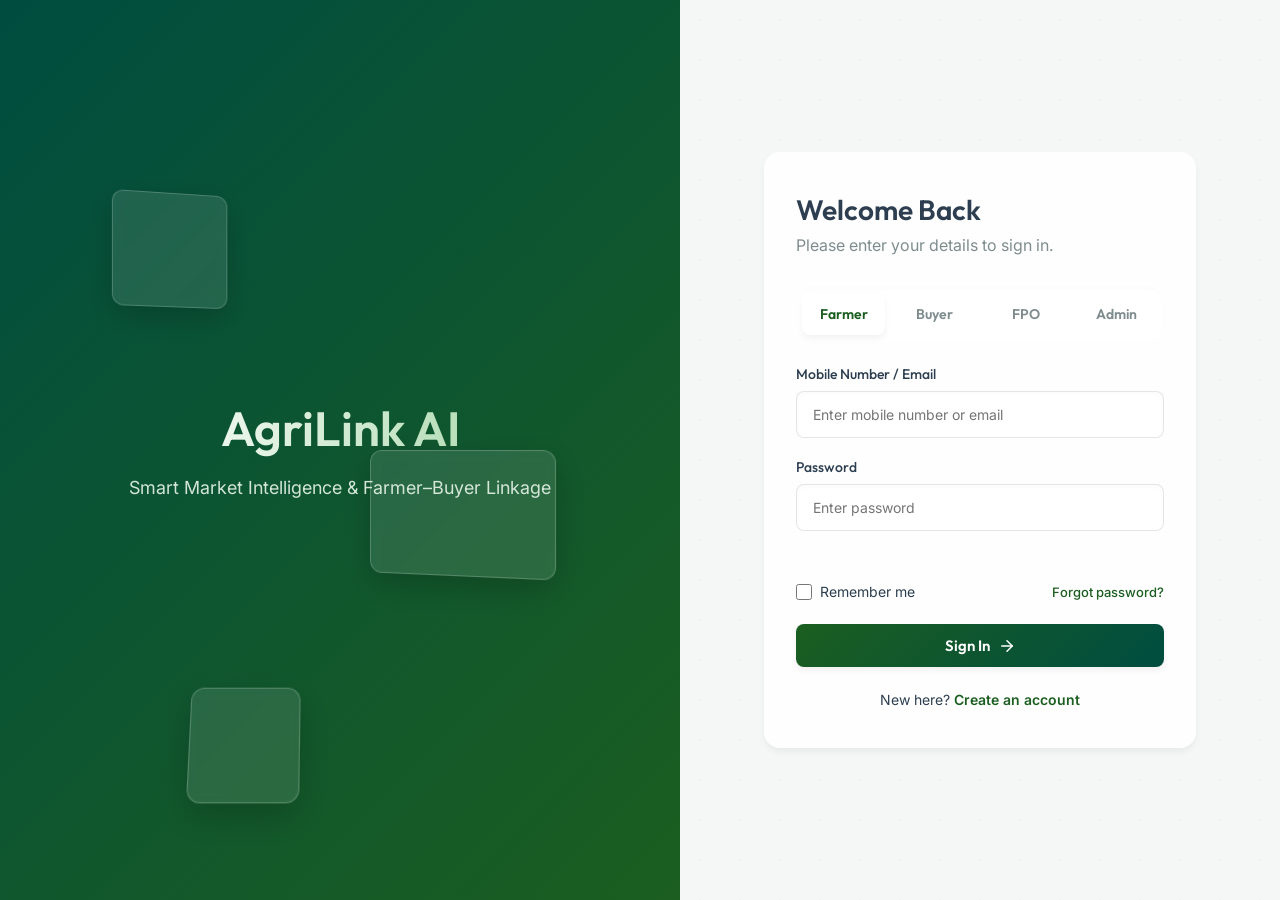
<file: frontend/index.html>
<!DOCTYPE html>
<html lang="en">
<head>
<meta charset="UTF-8">
<meta name="viewport" content="width=device-width, initial-scale=1.0">
<title>AgriLink AI — Login</title>
<link rel="stylesheet" href="css/style.css">
<style>
  /* Page specific styles for Login split screen */
  .login-page {
    display: flex;
    min-height: 100vh;
    width: 100%;
  }

  .visual-side {
    flex: 1;
    background: linear-gradient(135deg, #004d40, #1b5e20);
    position: relative;
    overflow: hidden;
    display: flex;
    flex-direction: column;
    justify-content: center;
    align-items: center;
    color: white;
    padding: 40px;
  }

  /* 3D Visual Concept (CSS Only) */
  .scene-3d {
    position: absolute;
    width: 100%;
    height: 100%;
    perspective: 1000px;
    z-index: 0;
  }

  .node {
    position: absolute;
    background: rgba(255,255,255,0.1);
    border: 1px solid rgba(255,255,255,0.2);
    backdrop-filter: blur(5px);
    border-radius: 12px;
    animation: float 6s infinite ease-in-out alternate;
    box-shadow: 0 10px 30px rgba(0,0,0,0.2);
  }

  .node-1 { width: 120px; height: 120px; top: 20%; left: 15%; transform: translateZ(-50px) rotateY(15deg); animation-delay: 0s; }
  .node-2 { width: 180px; height: 120px; top: 50%; right: 20%; transform: translateZ(50px) rotateY(-20deg); animation-delay: -2s; }
  .node-3 { width: 100px; height: 100px; bottom: 15%; left: 30%; transform: translateZ(100px) rotateX(20deg); animation-delay: -4s; }

  /* Overlay text */
  .visual-content {
    position: relative;
    z-index: 1;
    text-align: center;
    max-width: 500px;
  }

  .visual-content h1 {
    font-size: 48px;
    margin-bottom: 16px;
    background: linear-gradient(to right, #fff, #a5d6a7);
    -webkit-background-clip: text;
    -webkit-text-fill-color: transparent;
  }

  .visual-content p {
    font-size: 18px;
    line-height: 1.6;
    color: #e8f5e9;
    opacity: 0.9;
  }

  /* Form Side */
  .form-side {
    flex: 1;
    display: flex;
    align-items: center;
    justify-content: center;
    background: #f4f7f6;
    position: relative;
  }

  /* Subtle background pattern for form side */
  .form-side::before {
    content: '';
    position: absolute;
    top: 0; left: 0; right: 0; bottom: 0;
    background-image: radial-gradient(var(--color-primary-light) 1px, transparent 1px);
    background-size: 40px 40px;
    opacity: 0.05;
  }

  .login-card-container {
    width: 100%;
    max-width: 480px;
    padding: 0 24px;
    z-index: 1;
  }

  .role-selector {
    display: flex;
    gap: 8px;
    margin-bottom: 24px;
    flex-wrap: wrap;
    background: rgba(255,255,255,0.5);
    padding: 6px;
    border-radius: var(--border-radius-md);
    box-shadow: inset 0 2px 5px rgba(0,0,0,0.02);
  }

  .role-btn {
    flex: 1;
    padding: 12px 6px;
    border: none;
    background: transparent;
    color: var(--text-muted);
    border-radius: var(--border-radius-sm);
    cursor: pointer;
    font-family: 'Outfit', sans-serif;
    font-size: 14px;
    font-weight: 600;
    transition: all var(--transition-fast);
  }

  .role-btn.active {
    background: var(--bg-surface);
    color: var(--color-primary);
    box-shadow: var(--shadow-sm);
  }

  .forgot-link {
    font-size: 13px;
    font-weight: 500;
  }

  .form-options {
    display: flex;
    justify-content: space-between;
    align-items: center;
    margin-bottom: 24px;
  }

  .switch-text {
    text-align: center;
    font-size: 14px;
    margin-top: 24px;
  }

  .error-msg {
    color: #e74c3c;
    font-size: 13px;
    text-align: center;
    margin-bottom: 16px;
    min-height: 16px;
  }

  @media (max-width: 900px) {
    .login-page {
      flex-direction: column;
    }
    .visual-side {
      min-height: 300px;
      flex: none;
    }
    .form-side {
      padding: 40px 0;
    }
  }
</style>
</head>
<body>

  <div class="login-page">
    
    <!-- 3D Visual Side -->
    <div class="visual-side">
      <div class="scene-3d">
        <div class="node node-1"></div>
        <div class="node node-2"></div>
        <div class="node node-3"></div>
      </div>
      <div class="visual-content fade-in">
        <h1>AgriLink AI</h1>
        <p>Smart Market Intelligence & Farmer–Buyer Linkage</p>
      </div>
    </div>

    <!-- Form Side -->
    <div class="form-side">
      <div class="login-card-container">
        
        <div class="card-3d" style="padding: 40px 32px; background: rgba(255,255,255,0.85); backdrop-filter: blur(20px);">
          <h2 style="font-size: 28px; margin-bottom: 8px; color: var(--text-main);">Welcome Back</h2>
          <p style="color: var(--text-muted); margin-bottom: 32px;">Please enter your details to sign in.</p>

          <!-- Role Selector -->
          <div class="role-selector">
            <button class="role-btn active" data-role="farmer">Farmer</button>
            <button class="role-btn" data-role="buyer">Buyer</button>
            <button class="role-btn" data-role="fpo">FPO</button>
            <button class="role-btn" data-role="admin">Admin</button>
          </div>

          <form id="loginForm">
            <div class="input-group">
              <label for="identifier">Mobile Number / Email</label>
              <input type="text" id="identifier" placeholder="Enter mobile number or email" required>
            </div>

            <div class="input-group">
              <label for="password">Password</label>
              <input type="password" id="password" placeholder="Enter password" required>
            </div>

            <p class="error-msg" id="errorMsg"></p>

            <div class="form-options">
              <label style="display: flex; align-items: center; gap: 8px; font-size: 14px; cursor: pointer;">
                <input type="checkbox" id="remember" style="width: 16px; height: 16px;"> Remember me
              </label>
              <a href="#" class="forgot-link">Forgot password?</a>
            </div>

            <button type="submit" class="btn-primary" style="width: 100%;">
              Sign In 
              <svg width="18" height="18" viewBox="0 0 24 24" fill="none" stroke="currentColor" stroke-width="2" stroke-linecap="round" stroke-linejoin="round"><path d="M5 12h14"></path><path d="m12 5 7 7-7 7"></path></svg>
            </button>
          </form>

          <p class="switch-text">
            New here? <a href="register.html" style="font-weight: 600;">Create an account</a>
          </p>
        </div>

      </div>
    </div>

  </div>

  <script src="js/auth.js"></script>
</body>
</html>
</file>
<file: frontend/css/style.css>
@import url('https://fonts.googleapis.com/css2?family=Inter:wght@300;400;500;600;700&family=Outfit:wght@400;500;600;700;800&display=swap');

:root {
  /* Colors - Earth & Nature */
  --color-primary: #1b5e20;
  --color-primary-light: #4c8c4a;
  --color-primary-dark: #003300;
  --color-secondary: #004d40;
  --color-accent: #00bfa5;
  
  /* Backgrounds */
  --bg-main: #f4f7f6;
  --bg-surface: #ffffff;
  --bg-glass: rgba(255, 255, 255, 0.7);
  --bg-glass-dark: rgba(27, 94, 32, 0.85);

  /* Text Colors */
  --text-main: #2c3e50;
  --text-muted: #7f8c8d;
  --text-light: #ffffff;

  /* 3D Shadows & Effects */
  --shadow-sm: 0 4px 6px rgba(0, 0, 0, 0.05);
  --shadow-md: 0 10px 20px rgba(0, 0, 0, 0.08);
  --shadow-lg: 0 20px 40px rgba(0, 0, 0, 0.12);
  --shadow-3d: 
    0 10px 20px rgba(0,0,0,0.1),
    0 20px 40px rgba(0,0,0,0.08),
    inset 0 2px 0 rgba(255,255,255,0.6);
  
  --shadow-glow: 0 0 20px rgba(0, 191, 165, 0.4);

  /* Borders */
  --border-radius-sm: 8px;
  --border-radius-md: 16px;
  --border-radius-lg: 24px;
  --border-glass: 1px solid rgba(255, 255, 255, 0.4);
  
  /* Transitions */
  --transition-fast: 0.2s ease;
  --transition-smooth: 0.4s cubic-bezier(0.16, 1, 0.3, 1);
}

/* Resets & Globals */
* {
  margin: 0;
  padding: 0;
  box-sizing: border-box;
}

body {
  font-family: 'Inter', sans-serif;
  color: var(--text-main);
  background-color: var(--bg-main);
  min-height: 100vh;
  overflow-x: hidden;
}

h1, h2, h3, h4, h5, h6 {
  font-family: 'Outfit', sans-serif;
  font-weight: 600;
}

a {
  text-decoration: none;
  color: var(--color-primary);
  transition: color var(--transition-fast);
}

a:hover {
  color: var(--color-accent);
}

/* Utilities: Glassmorphism */
.glass-panel {
  background: var(--bg-glass);
  backdrop-filter: blur(16px);
  -webkit-backdrop-filter: blur(16px);
  border: var(--border-glass);
  border-radius: var(--border-radius-md);
  box-shadow: var(--shadow-md);
}

.glass-panel-dark {
  background: var(--bg-glass-dark);
  backdrop-filter: blur(20px);
  -webkit-backdrop-filter: blur(20px);
  border: 1px solid rgba(255,255,255,0.1);
  border-radius: var(--border-radius-md);
  color: var(--text-light);
  box-shadow: var(--shadow-lg);
}

/* Utilities: 3D Elements */
.card-3d {
  background: var(--bg-surface);
  border-radius: var(--border-radius-md);
  box-shadow: var(--shadow-sm);
  transition: transform var(--transition-smooth), box-shadow var(--transition-smooth);
  position: relative;
  overflow: hidden;
}

.card-3d:hover {
  transform: translateY(-8px) translateZ(20px) rotateX(2deg);
  box-shadow: var(--shadow-3d);
}

/* AI Highlights */
.ai-highlight {
  position: relative;
  z-index: 1;
}

.ai-highlight::before {
  content: '';
  position: absolute;
  top: -2px; left: -2px; right: -2px; bottom: -2px;
  background: linear-gradient(45deg, var(--color-primary), var(--color-accent), var(--color-primary-light));
  z-index: -1;
  border-radius: inherit;
  opacity: 0.5;
  filter: blur(8px);
  transition: opacity var(--transition-smooth);
}

.ai-highlight:hover::before {
  opacity: 0.8;
  filter: blur(12px);
}

/* Buttons */
.btn-primary {
  background: linear-gradient(135deg, var(--color-primary), var(--color-secondary));
  color: var(--text-light);
  border: none;
  border-radius: var(--border-radius-sm);
  padding: 12px 24px;
  font-family: 'Outfit', sans-serif;
  font-weight: 600;
  font-size: 15px;
  cursor: pointer;
  box-shadow: var(--shadow-sm);
  transition: all var(--transition-smooth);
  display: inline-flex;
  align-items: center;
  justify-content: center;
  gap: 8px;
}

.btn-primary:hover {
  transform: translateY(-2px);
  box-shadow: 0 6px 15px rgba(27, 94, 32, 0.3);
}

.btn-secondary {
  background: transparent;
  color: var(--color-primary);
  border: 1px solid var(--color-primary);
  border-radius: var(--border-radius-sm);
  padding: 12px 24px;
  font-family: 'Outfit', sans-serif;
  font-weight: 600;
  font-size: 15px;
  cursor: pointer;
  transition: all var(--transition-smooth);
}

.btn-secondary:hover {
  background: rgba(27, 94, 32, 0.05);
  transform: translateY(-2px);
}

/* Form Elements */
.input-group {
  margin-bottom: 20px;
  position: relative;
}

.input-group label {
  display: block;
  font-family: 'Outfit', sans-serif;
  font-size: 14px;
  font-weight: 500;
  margin-bottom: 8px;
  color: var(--text-main);
}

.input-group input, 
.input-group select {
  width: 100%;
  padding: 14px 16px;
  background: rgba(255,255,255,0.9);
  border: 1px solid rgba(0,0,0,0.1);
  border-radius: var(--border-radius-sm);
  font-family: 'Inter', sans-serif;
  font-size: 14px;
  color: var(--text-main);
  transition: all var(--transition-fast);
  box-shadow: inset 0 2px 4px rgba(0,0,0,0.02);
}

.input-group input:focus, 
.input-group select:focus {
  outline: none;
  border-color: var(--color-accent);
  box-shadow: 0 0 0 3px rgba(0, 191, 165, 0.1);
  background: #fff;
}

/* Floating Animation */
@keyframes float {
  0% { transform: translateY(0px); }
  50% { transform: translateY(-10px); }
  100% { transform: translateY(0px); }
}

.animate-float {
  animation: float 4s ease-in-out infinite;
}

/* Animations */
.fade-in {
  animation: fadeIn 0.5s ease forwards;
}

@keyframes fadeIn {
  from { opacity: 0; transform: translateY(10px); }
  to { opacity: 1; transform: translateY(0); }
}

/* Toast Notification */
.toast-container {
  position: fixed;
  bottom: 24px;
  right: 24px;
  display: flex;
  flex-direction: column;
  gap: 12px;
  z-index: 9999;
}

.toast {
  background: var(--bg-surface);
  border-left: 4px solid var(--color-primary);
  box-shadow: var(--shadow-md);
  padding: 16px 24px;
  border-radius: 4px;
  display: flex;
  align-items: center;
  gap: 12px;
  font-size: 14px;
  font-weight: 500;
  animation: slideInRight 0.3s cubic-bezier(0.16, 1, 0.3, 1) forwards;
  transition: opacity 0.3s ease;
}

@keyframes slideInRight {
  from { transform: translateX(100%); opacity: 0; }
  to { transform: translateX(0); opacity: 1; }
}

/* Admin Top Nav */
.top-nav {
  position: absolute;
  top: 24px;
  left: 40px;
  z-index: 100;
}

.admin-link {
  color: var(--text-muted);
  font-weight: 500;
  font-size: 14px;
  display: flex;
  align-items: center;
  gap: 6px;
  padding: 8px 16px;
  background: rgba(255,255,255,0.8);
  backdrop-filter: blur(4px);
  border-radius: 20px;
  box-shadow: var(--shadow-sm);
  transition: all var(--transition-fast);
}

.admin-link:hover {
  color: var(--color-primary);
  background: #fff;
  transform: translateY(-2px);
}
</file>
